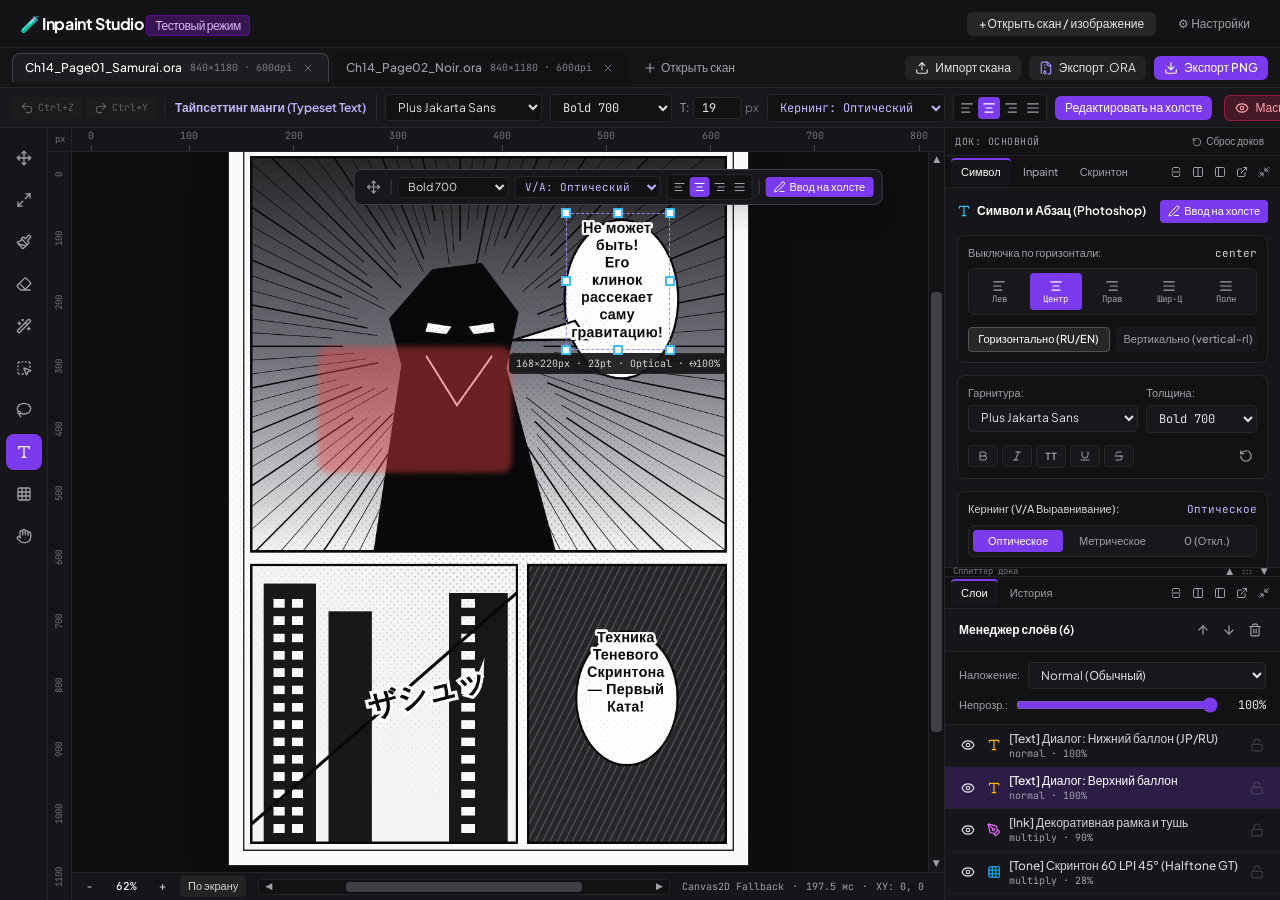
<file: frontend/studio/index.html>
<!doctype html>
<html lang="ru" class="dark">
  <head>
    <meta charset="UTF-8" />
    <meta name="viewport" content="width=device-width, initial-scale=1.0" />
    <title>LazySD Manga Studio & Chat Workbench</title>
    <meta name="description" content="Интерактивная рабочая среда для создания, чистки (Inpaint), скринтонирования (Halftone GT) и тайпсеттинга манги на базе архитектуры GenTonik и Lazy SD UI." />
    <meta property="og:title" content="LazySD Manga Studio & Chat Workbench" />
    <meta property="og:description" content="Интерактивная рабочая среда для создания, чистки (Inpaint), скринтонирования (Halftone GT) и тайпсеттинга манги на базе архитектуры GenTonik и Lazy SD UI." />
    <meta property="og:type" content="website" />
    <meta name="twitter:card" content="summary_large_image" />
    <link rel="preconnect" href="https://fonts.googleapis.com" />
    <link rel="preconnect" href="https://fonts.gstatic.com" crossorigin />
    <link href="https://fonts.googleapis.com/css2?family=Bricolage+Grotesque:opsz,wght@12..96,500;12..96,600;12..96,700&family=JetBrains+Mono:wght@400;500;600&family=Noto+Sans+JP:wght@500;700;900&family=Plus+Jakarta+Sans:wght@400;500;600;700&display=swap" rel="stylesheet" />
    <script type="module" crossorigin src="./assets/index-C9hqtxGP.js"></script>
    <link rel="stylesheet" crossorigin href="./assets/index-CldiIGnC.css">
  </head>
  <body class="bg-[#121214] text-[#f4f4f6] antialiased selection:bg-[#7c3aed]/30 selection:text-white overflow-hidden">
    <div id="root"></div>
  </body>
</html>
</file>
<file: frontend/studio/assets/index-CldiIGnC.css>
/*! tailwindcss v4.3.4 | MIT License | https://tailwindcss.com */
@layer properties{@supports (((-webkit-hyphens:none)) and (not (margin-trim:block))) or ((-moz-orient:inline) and (not (color:rgb(from red r g b)))){*,:before,:after,::backdrop{--tw-translate-x:0;--tw-translate-y:0;--tw-translate-z:0;--tw-rotate-x:initial;--tw-rotate-y:initial;--tw-rotate-z:initial;--tw-skew-x:initial;--tw-skew-y:initial;--tw-space-y-reverse:0;--tw-divide-y-reverse:0;--tw-border-style:solid;--tw-leading:initial;--tw-font-weight:initial;--tw-tracking:initial;--tw-shadow:0 0 #0000;--tw-shadow-color:initial;--tw-shadow-alpha:100%;--tw-inset-shadow:0 0 #0000;--tw-inset-shadow-color:initial;--tw-inset-shadow-alpha:100%;--tw-ring-color:initial;--tw-ring-shadow:0 0 #0000;--tw-inset-ring-color:initial;--tw-inset-ring-shadow:0 0 #0000;--tw-ring-inset:initial;--tw-ring-offset-width:0px;--tw-ring-offset-color:#fff;--tw-ring-offset-shadow:0 0 #0000;--tw-blur:initial;--tw-brightness:initial;--tw-contrast:initial;--tw-grayscale:initial;--tw-hue-rotate:initial;--tw-invert:initial;--tw-opacity:initial;--tw-saturate:initial;--tw-sepia:initial;--tw-drop-shadow:initial;--tw-drop-shadow-color:initial;--tw-drop-shadow-alpha:100%;--tw-drop-shadow-size:initial;--tw-duration:initial}}}@layer theme{:root,:host{--font-sans:-apple-system, BlinkMacSystemFont, "Segoe UI", Roboto, "Helvetica Neue", "Noto Sans", Arial, sans-serif, "Apple Color Emoji", "Segoe UI Emoji", "Segoe UI Symbol", "Noto Color Emoji";--font-mono:ui-monospace, SFMono-Regular, Menlo, Monaco, Consolas, "Liberation Mono", "Courier New", monospace;--color-amber-400:oklch(82.8% .189 84.429);--color-emerald-400:oklch(76.5% .177 163.223);--color-emerald-500:oklch(69.6% .17 162.48);--color-emerald-600:oklch(59.6% .145 163.225);--color-sky-400:oklch(74.6% .16 232.661);--color-purple-300:oklch(82.7% .119 306.383);--color-purple-700:oklch(49.6% .265 301.924);--color-purple-900:oklch(38.1% .176 304.987);--color-fuchsia-400:oklch(74% .238 322.16);--color-rose-200:oklch(89.2% .058 10.001);--color-rose-300:oklch(81% .117 11.638);--color-rose-400:oklch(71.2% .194 13.428);--color-rose-500:oklch(64.5% .246 16.439);--color-zinc-100:oklch(96.7% .001 286.375);--color-zinc-200:oklch(92% .004 286.32);--color-zinc-300:oklch(87.1% .006 286.286);--color-zinc-400:oklch(70.5% .015 286.067);--color-zinc-500:oklch(55.2% .016 285.938);--color-zinc-600:oklch(44.2% .017 285.786);--color-zinc-700:oklch(37% .013 285.805);--color-zinc-800:oklch(27.4% .006 286.033);--color-zinc-900:oklch(21% .006 285.885);--color-zinc-950:oklch(14.1% .005 285.823);--color-black:#000;--color-white:#fff;--spacing:.25rem;--container-xl:36rem;--container-2xl:42rem;--container-5xl:64rem;--text-xs:.75rem;--text-xs--line-height:calc(1 / .75);--text-sm:.875rem;--text-sm--line-height:calc(1.25 / .875);--text-base:1rem;--text-base--line-height:calc(1.5 / 1);--font-weight-normal:400;--font-weight-medium:500;--font-weight-semibold:600;--font-weight-bold:700;--tracking-tight:-.025em;--tracking-wider:.05em;--leading-relaxed:1.625;--radius-sm:.25rem;--radius-md:.375rem;--radius-lg:.5rem;--radius-xl:.75rem;--default-transition-duration:.15s;--default-transition-timing-function:cubic-bezier(.4, 0, .2, 1);--default-font-family:var(--font-sans);--default-mono-font-family:var(--font-mono)}}@layer base{*,:after,:before,::backdrop{box-sizing:border-box;border:0 solid;margin:0;padding:0}::file-selector-button{box-sizing:border-box;border:0 solid;margin:0;padding:0}html,:host{-webkit-text-size-adjust:100%;tab-size:4;line-height:1.5;font-family:var(--default-font-family,-apple-system, BlinkMacSystemFont, "Segoe UI", Roboto, "Helvetica Neue", "Noto Sans", Arial, sans-serif, "Apple Color Emoji", "Segoe UI Emoji", "Segoe UI Symbol", "Noto Color Emoji");font-feature-settings:var(--default-font-feature-settings,normal);font-variation-settings:var(--default-font-variation-settings,normal);-webkit-tap-highlight-color:transparent}hr{height:0;color:inherit;border-top-width:1px}abbr:where([title]){-webkit-text-decoration:underline dotted;text-decoration:underline dotted}h1,h2,h3,h4,h5,h6{font-size:inherit;font-weight:inherit}a{color:inherit;-webkit-text-decoration:inherit;-webkit-text-decoration:inherit;-webkit-text-decoration:inherit;-webkit-text-decoration:inherit;text-decoration:inherit}b,strong{font-weight:bolder}code,kbd,samp,pre{font-family:var(--default-mono-font-family,ui-monospace, SFMono-Regular, Menlo, Monaco, Consolas, "Liberation Mono", "Courier New", monospace);font-feature-settings:var(--default-mono-font-feature-settings,normal);font-variation-settings:var(--default-mono-font-variation-settings,normal);font-size:1em}small{font-size:80%}sub,sup{vertical-align:baseline;font-size:75%;line-height:0;position:relative}sub{bottom:-.25em}sup{top:-.5em}table{text-indent:0;border-color:inherit;border-collapse:collapse}:-moz-focusring:where(:not(iframe)){outline:auto}progress{vertical-align:baseline}summary{display:list-item}ol,ul,menu{list-style:none}img,svg,video,canvas,audio,iframe,embed,object{vertical-align:middle;display:block}img,video{max-width:100%;height:auto}button,input,select,optgroup,textarea{font:inherit;font-feature-settings:inherit;font-variation-settings:inherit;letter-spacing:inherit;color:inherit;opacity:1;background-color:#0000;border-radius:0}::file-selector-button{font:inherit;font-feature-settings:inherit;font-variation-settings:inherit;letter-spacing:inherit;color:inherit;opacity:1;background-color:#0000;border-radius:0}:where(select:is([multiple],[size])) optgroup{font-weight:bolder}:where(select:is([multiple],[size])) optgroup option{padding-inline-start:20px}::file-selector-button{margin-inline-end:4px}::placeholder{opacity:1}@supports (not ((-webkit-appearance:-apple-pay-button))) or (contain-intrinsic-size:1px){::placeholder{color:currentColor}@supports (color:color-mix(in lab, red, red)){::placeholder{color:color-mix(in oklab, currentcolor 50%, transparent)}}}textarea{resize:vertical}::-webkit-search-decoration{-webkit-appearance:none}::-webkit-date-and-time-value{min-height:1lh;text-align:inherit}::-webkit-datetime-edit{display:inline-flex}::-webkit-datetime-edit-fields-wrapper{padding:0}::-webkit-datetime-edit{padding-block:0}::-webkit-datetime-edit-year-field{padding-block:0}::-webkit-datetime-edit-month-field{padding-block:0}::-webkit-datetime-edit-day-field{padding-block:0}::-webkit-datetime-edit-hour-field{padding-block:0}::-webkit-datetime-edit-minute-field{padding-block:0}::-webkit-datetime-edit-second-field{padding-block:0}::-webkit-datetime-edit-millisecond-field{padding-block:0}::-webkit-datetime-edit-meridiem-field{padding-block:0}::-webkit-calendar-picker-indicator{line-height:1}:-moz-ui-invalid{box-shadow:none}button,input:where([type=button],[type=reset],[type=submit]){appearance:button}::file-selector-button{appearance:button}::-webkit-inner-spin-button{height:auto}::-webkit-outer-spin-button{height:auto}[hidden]:where(:not([hidden=until-found])){display:none!important}:root{--font-display:"Bricolage Grotesque", "Plus Jakarta Sans", sans-serif;--font-sans:"Plus Jakarta Sans", -apple-system, BlinkMacSystemFont, sans-serif;--font-mono:"JetBrains Mono", monospace;--font-manga:"Noto Sans JP", "Plus Jakarta Sans", sans-serif}body{font-family:var(--font-sans);color:#f4f4f6;background-color:#121214}}@layer components;@layer utilities{.pointer-events-auto{pointer-events:auto}.pointer-events-none{pointer-events:none}.visible{visibility:visible}.sr-only{clip-path:inset(50%);white-space:nowrap;border-width:0;width:1px;height:1px;margin:-1px;padding:0;position:absolute;overflow:hidden}.absolute{position:absolute}.fixed{position:fixed}.relative{position:relative}.inset-0{inset:0}.-top-1\.5{top:calc(var(--spacing) * -1.5)}.-top-11{top:calc(var(--spacing) * -11)}.top-0{top:0}.top-0\.5{top:calc(var(--spacing) * .5)}.top-1\/2{top:50%}.top-2\.5{top:calc(var(--spacing) * 2.5)}.top-6{top:calc(var(--spacing) * 6)}.-right-1\.5{right:calc(var(--spacing) * -1.5)}.right-0{right:0}.right-0\.5{right:calc(var(--spacing) * .5)}.right-2\.5{right:calc(var(--spacing) * 2.5)}.-bottom-1\.5{bottom:calc(var(--spacing) * -1.5)}.-bottom-6{bottom:calc(var(--spacing) * -6)}.bottom-0{bottom:0}.bottom-0\.5{bottom:calc(var(--spacing) * .5)}.bottom-7{bottom:calc(var(--spacing) * 7)}.-left-1\.5{left:calc(var(--spacing) * -1.5)}.left-0{left:0}.left-0\.5{left:calc(var(--spacing) * .5)}.left-1\/2{left:50%}.left-3{left:calc(var(--spacing) * 3)}.left-6{left:calc(var(--spacing) * 6)}.z-10{z-index:10}.z-20{z-index:20}.z-30{z-index:30}.z-40{z-index:40}.z-50{z-index:50}.col-span-2{grid-column:span 2/span 2}.col-span-3{grid-column:span 3/span 3}.mx-auto{margin-inline:auto}.mt-0\.5{margin-top:calc(var(--spacing) * .5)}.mt-1{margin-top:var(--spacing)}.mt-2{margin-top:calc(var(--spacing) * 2)}.mt-4{margin-top:calc(var(--spacing) * 4)}.mb-0\.5{margin-bottom:calc(var(--spacing) * .5)}.mb-1{margin-bottom:var(--spacing)}.mb-1\.5{margin-bottom:calc(var(--spacing) * 1.5)}.mb-2{margin-bottom:calc(var(--spacing) * 2)}.mb-3{margin-bottom:calc(var(--spacing) * 3)}.ml-1{margin-left:var(--spacing)}.ml-auto{margin-left:auto}.block{display:block}.flex{display:flex}.grid{display:grid}.hidden{display:none}.inline-block{display:inline-block}.table{display:table}.aspect-\[840\/1180\]{aspect-ratio:840/1180}.h-1\.5{height:calc(var(--spacing) * 1.5)}.h-2\.5{height:calc(var(--spacing) * 2.5)}.h-3{height:calc(var(--spacing) * 3)}.h-3\.5{height:calc(var(--spacing) * 3.5)}.h-4{height:calc(var(--spacing) * 4)}.h-6{height:calc(var(--spacing) * 6)}.h-7{height:calc(var(--spacing) * 7)}.h-8{height:calc(var(--spacing) * 8)}.h-9{height:calc(var(--spacing) * 9)}.h-10{height:calc(var(--spacing) * 10)}.h-12{height:calc(var(--spacing) * 12)}.h-full{height:100%}.h-screen{height:100vh}.max-h-44{max-height:calc(var(--spacing) * 44)}.min-h-0{min-height:0}.w-2\.5{width:calc(var(--spacing) * 2.5)}.w-3{width:calc(var(--spacing) * 3)}.w-3\.5{width:calc(var(--spacing) * 3.5)}.w-4{width:calc(var(--spacing) * 4)}.w-5{width:calc(var(--spacing) * 5)}.w-6{width:calc(var(--spacing) * 6)}.w-9{width:calc(var(--spacing) * 9)}.w-10{width:calc(var(--spacing) * 10)}.w-12{width:calc(var(--spacing) * 12)}.w-24{width:calc(var(--spacing) * 24)}.w-56{width:calc(var(--spacing) * 56)}.w-full{width:100%}.w-px{width:1px}.w-screen{width:100vw}.max-w-2xl{max-width:var(--container-2xl)}.max-w-5xl{max-width:var(--container-5xl)}.max-w-\[160px\]{max-width:160px}.max-w-\[180px\]{max-width:180px}.max-w-xl{max-width:var(--container-xl)}.min-w-0{min-width:0}.min-w-\[46px\]{min-width:46px}.flex-1{flex:1}.shrink-0{flex-shrink:0}.-translate-x-1\/2{--tw-translate-x:calc(calc(1 / 2 * 100%) * -1);translate:var(--tw-translate-x) var(--tw-translate-y)}.-translate-y-1\/2{--tw-translate-y:calc(calc(1 / 2 * 100%) * -1);translate:var(--tw-translate-x) var(--tw-translate-y)}.-rotate-90{rotate:-90deg}.transform{transform:var(--tw-rotate-x, ) var(--tw-rotate-y, ) var(--tw-rotate-z, ) var(--tw-skew-x, ) var(--tw-skew-y, )}.cursor-crosshair{cursor:crosshair}.cursor-grab{cursor:grab}.cursor-move{cursor:move}.cursor-pointer{cursor:pointer}.cursor-text{cursor:text}.resize-none{resize:none}.grid-cols-1{grid-template-columns:repeat(1,minmax(0,1fr))}.grid-cols-2{grid-template-columns:repeat(2,minmax(0,1fr))}.grid-cols-3{grid-template-columns:repeat(3,minmax(0,1fr))}.grid-cols-4{grid-template-columns:repeat(4,minmax(0,1fr))}.grid-cols-5{grid-template-columns:repeat(5,minmax(0,1fr))}.flex-col{flex-direction:column}.flex-wrap{flex-wrap:wrap}.items-center{align-items:center}.items-end{align-items:flex-end}.items-stretch{align-items:stretch}.justify-between{justify-content:space-between}.justify-center{justify-content:center}.justify-end{justify-content:flex-end}.gap-0\.5{gap:calc(var(--spacing) * .5)}.gap-1{gap:var(--spacing)}.gap-1\.5{gap:calc(var(--spacing) * 1.5)}.gap-2{gap:calc(var(--spacing) * 2)}.gap-2\.5{gap:calc(var(--spacing) * 2.5)}.gap-3{gap:calc(var(--spacing) * 3)}.gap-4{gap:calc(var(--spacing) * 4)}.gap-5{gap:calc(var(--spacing) * 5)}.gap-6{gap:calc(var(--spacing) * 6)}:where(.space-y-1>:not(:last-child)){--tw-space-y-reverse:0;margin-block-start:calc(var(--spacing) * var(--tw-space-y-reverse));margin-block-end:calc(var(--spacing) * calc(1 - var(--tw-space-y-reverse)))}:where(.space-y-1\.5>:not(:last-child)){--tw-space-y-reverse:0;margin-block-start:calc(calc(var(--spacing) * 1.5) * var(--tw-space-y-reverse));margin-block-end:calc(calc(var(--spacing) * 1.5) * calc(1 - var(--tw-space-y-reverse)))}:where(.space-y-2>:not(:last-child)){--tw-space-y-reverse:0;margin-block-start:calc(calc(var(--spacing) * 2) * var(--tw-space-y-reverse));margin-block-end:calc(calc(var(--spacing) * 2) * calc(1 - var(--tw-space-y-reverse)))}:where(.space-y-2\.5>:not(:last-child)){--tw-space-y-reverse:0;margin-block-start:calc(calc(var(--spacing) * 2.5) * var(--tw-space-y-reverse));margin-block-end:calc(calc(var(--spacing) * 2.5) * calc(1 - var(--tw-space-y-reverse)))}:where(.space-y-3>:not(:last-child)){--tw-space-y-reverse:0;margin-block-start:calc(calc(var(--spacing) * 3) * var(--tw-space-y-reverse));margin-block-end:calc(calc(var(--spacing) * 3) * calc(1 - var(--tw-space-y-reverse)))}:where(.space-y-3\.5>:not(:last-child)){--tw-space-y-reverse:0;margin-block-start:calc(calc(var(--spacing) * 3.5) * var(--tw-space-y-reverse));margin-block-end:calc(calc(var(--spacing) * 3.5) * calc(1 - var(--tw-space-y-reverse)))}:where(.space-y-4>:not(:last-child)){--tw-space-y-reverse:0;margin-block-start:calc(calc(var(--spacing) * 4) * var(--tw-space-y-reverse));margin-block-end:calc(calc(var(--spacing) * 4) * calc(1 - var(--tw-space-y-reverse)))}:where(.space-y-5>:not(:last-child)){--tw-space-y-reverse:0;margin-block-start:calc(calc(var(--spacing) * 5) * var(--tw-space-y-reverse));margin-block-end:calc(calc(var(--spacing) * 5) * calc(1 - var(--tw-space-y-reverse)))}.gap-x-2{column-gap:calc(var(--spacing) * 2)}.gap-y-1{row-gap:var(--spacing)}:where(.divide-y>:not(:last-child)){--tw-divide-y-reverse:0;border-bottom-style:var(--tw-border-style);border-top-style:var(--tw-border-style);border-top-width:calc(1px * var(--tw-divide-y-reverse));border-bottom-width:calc(1px * calc(1 - var(--tw-divide-y-reverse)))}:where(.divide-zinc-800\/50>:not(:last-child)){border-color:#27272a80}@supports (color:color-mix(in lab, red, red)){:where(.divide-zinc-800\/50>:not(:last-child)){border-color:color-mix(in oklab, var(--color-zinc-800) 50%, transparent)}}.truncate{text-overflow:ellipsis;white-space:nowrap;overflow:hidden}.overflow-hidden{overflow:hidden}.overflow-visible{overflow:visible}.overflow-x-auto{overflow-x:auto}.overflow-y-auto{overflow-y:auto}.rounded{border-radius:.25rem}.rounded-\[1px\]{border-radius:1px}.rounded-full{border-radius:2147483647px}.rounded-lg{border-radius:var(--radius-lg)}.rounded-md{border-radius:var(--radius-md)}.rounded-sm{border-radius:var(--radius-sm)}.rounded-xl{border-radius:var(--radius-xl)}.rounded-t{border-top-left-radius:.25rem;border-top-right-radius:.25rem}.rounded-t-lg{border-top-left-radius:var(--radius-lg);border-top-right-radius:var(--radius-lg)}.border{border-style:var(--tw-border-style);border-width:1px}.border-2{border-style:var(--tw-border-style);border-width:2px}.border-x{border-inline-style:var(--tw-border-style);border-inline-width:1px}.border-y{border-block-style:var(--tw-border-style);border-block-width:1px}.border-t{border-top-style:var(--tw-border-style);border-top-width:1px}.border-t-2{border-top-style:var(--tw-border-style);border-top-width:2px}.border-r{border-right-style:var(--tw-border-style);border-right-width:1px}.border-b{border-bottom-style:var(--tw-border-style);border-bottom-width:1px}.border-l{border-left-style:var(--tw-border-style);border-left-width:1px}.border-dashed{--tw-border-style:dashed;border-style:dashed}.border-\[\#7c3aed\]{border-color:#7c3aed}.border-\[\#38bdf8\]{border-color:#38bdf8}.border-\[\#a78bfa\]{border-color:#a78bfa}.border-purple-700\/50{border-color:#8200da80}@supports (color:color-mix(in lab, red, red)){.border-purple-700\/50{border-color:color-mix(in oklab, var(--color-purple-700) 50%, transparent)}}.border-rose-500{border-color:var(--color-rose-500)}.border-rose-500\/40{border-color:#ff235766}@supports (color:color-mix(in lab, red, red)){.border-rose-500\/40{border-color:color-mix(in oklab, var(--color-rose-500) 40%, transparent)}}.border-transparent{border-color:#0000}.border-zinc-600{border-color:var(--color-zinc-600)}.border-zinc-700{border-color:var(--color-zinc-700)}.border-zinc-800{border-color:var(--color-zinc-800)}.border-zinc-800\/70{border-color:#27272ab3}@supports (color:color-mix(in lab, red, red)){.border-zinc-800\/70{border-color:color-mix(in oklab, var(--color-zinc-800) 70%, transparent)}}.border-zinc-800\/80{border-color:#27272acc}@supports (color:color-mix(in lab, red, red)){.border-zinc-800\/80{border-color:color-mix(in oklab, var(--color-zinc-800) 80%, transparent)}}.border-zinc-800\/90{border-color:#27272ae6}@supports (color:color-mix(in lab, red, red)){.border-zinc-800\/90{border-color:color-mix(in oklab, var(--color-zinc-800) 90%, transparent)}}.bg-\[\#0e0e11\]{background-color:#0e0e11}.bg-\[\#1c1c21\]{background-color:#1c1c21}.bg-\[\#1f1f26\]{background-color:#1f1f26}.bg-\[\#7c3aed\]{background-color:#7c3aed}.bg-\[\#7c3aed\]\/20{background-color:oklab(54.1337% .0963843 -.226969/.2)}.bg-\[\#7c3aed\]\/25{background-color:oklab(54.1337% .0963843 -.226969/.25)}.bg-\[\#38bdf8\]{background-color:#38bdf8}.bg-\[\#16161a\]{background-color:#16161a}.bg-\[\#18181c\]{background-color:#18181c}.bg-\[\#111114\]{background-color:#111114}.bg-\[\#121214\]{background-color:#121214}.bg-\[\#121214\]\/90{background-color:oklab(18.3088% .00111321 -.00388381/.9)}.bg-\[\#141417\]{background-color:#141417}.bg-\[\#151518\]{background-color:#151518}.bg-black\/55{background-color:#0000008c}@supports (color:color-mix(in lab, red, red)){.bg-black\/55{background-color:color-mix(in oklab, var(--color-black) 55%, transparent)}}.bg-black\/70{background-color:#000000b3}@supports (color:color-mix(in lab, red, red)){.bg-black\/70{background-color:color-mix(in oklab, var(--color-black) 70%, transparent)}}.bg-black\/75{background-color:#000000bf}@supports (color:color-mix(in lab, red, red)){.bg-black\/75{background-color:color-mix(in oklab, var(--color-black) 75%, transparent)}}.bg-emerald-600{background-color:var(--color-emerald-600)}.bg-purple-900\/50{background-color:#59168b80}@supports (color:color-mix(in lab, red, red)){.bg-purple-900\/50{background-color:color-mix(in oklab, var(--color-purple-900) 50%, transparent)}}.bg-rose-500\/20{background-color:#ff235733}@supports (color:color-mix(in lab, red, red)){.bg-rose-500\/20{background-color:color-mix(in oklab, var(--color-rose-500) 20%, transparent)}}.bg-rose-500\/30{background-color:#ff23574d}@supports (color:color-mix(in lab, red, red)){.bg-rose-500\/30{background-color:color-mix(in oklab, var(--color-rose-500) 30%, transparent)}}.bg-transparent{background-color:#0000}.bg-white{background-color:var(--color-white)}.bg-white\/85{background-color:#ffffffd9}@supports (color:color-mix(in lab, red, red)){.bg-white\/85{background-color:color-mix(in oklab, var(--color-white) 85%, transparent)}}.bg-zinc-700{background-color:var(--color-zinc-700)}.bg-zinc-800{background-color:var(--color-zinc-800)}.bg-zinc-800\/70{background-color:#27272ab3}@supports (color:color-mix(in lab, red, red)){.bg-zinc-800\/70{background-color:color-mix(in oklab, var(--color-zinc-800) 70%, transparent)}}.bg-zinc-800\/80{background-color:#27272acc}@supports (color:color-mix(in lab, red, red)){.bg-zinc-800\/80{background-color:color-mix(in oklab, var(--color-zinc-800) 80%, transparent)}}.object-contain{object-fit:contain}.p-0\.5{padding:calc(var(--spacing) * .5)}.p-1{padding:var(--spacing)}.p-1\.5{padding:calc(var(--spacing) * 1.5)}.p-2{padding:calc(var(--spacing) * 2)}.p-2\.5{padding:calc(var(--spacing) * 2.5)}.p-3{padding:calc(var(--spacing) * 3)}.p-3\.5{padding:calc(var(--spacing) * 3.5)}.p-4{padding:calc(var(--spacing) * 4)}.p-6{padding:calc(var(--spacing) * 6)}.p-10{padding:calc(var(--spacing) * 10)}.px-1{padding-inline:var(--spacing)}.px-1\.5{padding-inline:calc(var(--spacing) * 1.5)}.px-2{padding-inline:calc(var(--spacing) * 2)}.px-2\.5{padding-inline:calc(var(--spacing) * 2.5)}.px-3{padding-inline:calc(var(--spacing) * 3)}.px-3\.5{padding-inline:calc(var(--spacing) * 3.5)}.px-4{padding-inline:calc(var(--spacing) * 4)}.px-5{padding-inline:calc(var(--spacing) * 5)}.px-6{padding-inline:calc(var(--spacing) * 6)}.py-0\.5{padding-block:calc(var(--spacing) * .5)}.py-1{padding-block:var(--spacing)}.py-1\.5{padding-block:calc(var(--spacing) * 1.5)}.py-2{padding-block:calc(var(--spacing) * 2)}.py-2\.5{padding-block:calc(var(--spacing) * 2.5)}.py-3{padding-block:calc(var(--spacing) * 3)}.py-3\.5{padding-block:calc(var(--spacing) * 3.5)}.py-4{padding-block:calc(var(--spacing) * 4)}.py-5{padding-block:calc(var(--spacing) * 5)}.pt-1{padding-top:var(--spacing)}.pt-2{padding-top:calc(var(--spacing) * 2)}.pt-3{padding-top:calc(var(--spacing) * 3)}.pt-4{padding-top:calc(var(--spacing) * 4)}.pr-2{padding-right:calc(var(--spacing) * 2)}.pr-3{padding-right:calc(var(--spacing) * 3)}.pr-4{padding-right:calc(var(--spacing) * 4)}.pb-3{padding-bottom:calc(var(--spacing) * 3)}.pb-7{padding-bottom:calc(var(--spacing) * 7)}.pl-2{padding-left:calc(var(--spacing) * 2)}.pl-8{padding-left:calc(var(--spacing) * 8)}.text-center{text-align:center}.text-left{text-align:left}.text-right{text-align:right}.text-base{font-size:var(--text-base);line-height:var(--tw-leading,var(--text-base--line-height))}.text-sm{font-size:var(--text-sm);line-height:var(--tw-leading,var(--text-sm--line-height))}.text-xs{font-size:var(--text-xs);line-height:var(--tw-leading,var(--text-xs--line-height))}.text-\[9px\]{font-size:9px}.text-\[10px\]{font-size:10px}.text-\[11px\]{font-size:11px}.leading-none{--tw-leading:1;line-height:1}.leading-relaxed{--tw-leading:var(--leading-relaxed);line-height:var(--leading-relaxed)}.font-bold{--tw-font-weight:var(--font-weight-bold);font-weight:var(--font-weight-bold)}.font-medium{--tw-font-weight:var(--font-weight-medium);font-weight:var(--font-weight-medium)}.font-normal{--tw-font-weight:var(--font-weight-normal);font-weight:var(--font-weight-normal)}.font-semibold{--tw-font-weight:var(--font-weight-semibold);font-weight:var(--font-weight-semibold)}.tracking-tight{--tw-tracking:var(--tracking-tight);letter-spacing:var(--tracking-tight)}.tracking-wider{--tw-tracking:var(--tracking-wider);letter-spacing:var(--tracking-wider)}.break-words{overflow-wrap:break-word}.whitespace-nowrap{white-space:nowrap}.text-\[\#38bdf8\]{color:#38bdf8}.text-\[\#a78bfa\]{color:#a78bfa}.text-\[\#c4b5fd\]{color:#c4b5fd}.text-\[\#f4f4f6\]{color:#f4f4f6}.text-amber-400{color:var(--color-amber-400)}.text-emerald-400{color:var(--color-emerald-400)}.text-fuchsia-400{color:var(--color-fuchsia-400)}.text-purple-300{color:var(--color-purple-300)}.text-rose-300{color:var(--color-rose-300)}.text-rose-400{color:var(--color-rose-400)}.text-sky-400{color:var(--color-sky-400)}.text-white{color:var(--color-white)}.text-zinc-100{color:var(--color-zinc-100)}.text-zinc-200{color:var(--color-zinc-200)}.text-zinc-300{color:var(--color-zinc-300)}.text-zinc-400{color:var(--color-zinc-400)}.text-zinc-500{color:var(--color-zinc-500)}.text-zinc-600{color:var(--color-zinc-600)}.text-zinc-700{color:var(--color-zinc-700)}.text-zinc-950{color:var(--color-zinc-950)}.uppercase{text-transform:uppercase}.italic{font-style:italic}.underline{text-decoration-line:underline}.antialiased{-webkit-font-smoothing:antialiased;-moz-osx-font-smoothing:grayscale}.accent-\[\#7c3aed\]{accent-color:#7c3aed}.opacity-0{opacity:0}.opacity-40{opacity:.4}.opacity-45{opacity:.45}.opacity-100{opacity:1}.shadow-2xl{--tw-shadow:0 25px 50px -12px var(--tw-shadow-color,#00000040);box-shadow:var(--tw-inset-shadow), var(--tw-inset-ring-shadow), var(--tw-ring-offset-shadow), var(--tw-ring-shadow), var(--tw-shadow)}.shadow-\[0_0_0_1px_rgba\(56\,189\,248\,0\.3\)\]{--tw-shadow:0 0 0 1px var(--tw-shadow-color,#38bdf84d);box-shadow:var(--tw-inset-shadow), var(--tw-inset-ring-shadow), var(--tw-ring-offset-shadow), var(--tw-ring-shadow), var(--tw-shadow)}.shadow-md{--tw-shadow:0 4px 6px -1px var(--tw-shadow-color,#0000001a), 0 2px 4px -2px var(--tw-shadow-color,#0000001a);box-shadow:var(--tw-inset-shadow), var(--tw-inset-ring-shadow), var(--tw-ring-offset-shadow), var(--tw-ring-shadow), var(--tw-shadow)}.shadow-sm{--tw-shadow:0 1px 3px 0 var(--tw-shadow-color,#0000001a), 0 1px 2px -1px var(--tw-shadow-color,#0000001a);box-shadow:var(--tw-inset-shadow), var(--tw-inset-ring-shadow), var(--tw-ring-offset-shadow), var(--tw-ring-shadow), var(--tw-shadow)}.shadow-xl{--tw-shadow:0 20px 25px -5px var(--tw-shadow-color,#0000001a), 0 8px 10px -6px var(--tw-shadow-color,#0000001a);box-shadow:var(--tw-inset-shadow), var(--tw-inset-ring-shadow), var(--tw-ring-offset-shadow), var(--tw-ring-shadow), var(--tw-shadow)}.ring-2{--tw-ring-shadow:var(--tw-ring-inset, ) 0 0 0 calc(2px + var(--tw-ring-offset-width)) var(--tw-ring-color,currentcolor);box-shadow:var(--tw-inset-shadow), var(--tw-inset-ring-shadow), var(--tw-ring-offset-shadow), var(--tw-ring-shadow), var(--tw-shadow)}.ring-\[\#38bdf8\]{--tw-ring-color:#38bdf8}.blur-\[1px\]{--tw-blur:blur(1px);filter:var(--tw-blur, ) var(--tw-brightness, ) var(--tw-contrast, ) var(--tw-grayscale, ) var(--tw-hue-rotate, ) var(--tw-invert, ) var(--tw-saturate, ) var(--tw-sepia, ) var(--tw-drop-shadow, )}.filter{filter:var(--tw-blur, ) var(--tw-brightness, ) var(--tw-contrast, ) var(--tw-grayscale, ) var(--tw-hue-rotate, ) var(--tw-invert, ) var(--tw-saturate, ) var(--tw-sepia, ) var(--tw-drop-shadow, )}.transition-all{transition-property:all;transition-timing-function:var(--tw-ease,var(--default-transition-timing-function));transition-duration:var(--tw-duration,var(--default-transition-duration))}.transition-colors{transition-property:color,background-color,border-color,outline-color,text-decoration-color,fill,stroke,--tw-gradient-from,--tw-gradient-via,--tw-gradient-to;transition-timing-function:var(--tw-ease,var(--default-transition-timing-function));transition-duration:var(--tw-duration,var(--default-transition-duration))}.transition-opacity{transition-property:opacity;transition-timing-function:var(--tw-ease,var(--default-transition-timing-function));transition-duration:var(--tw-duration,var(--default-transition-duration))}.duration-150{--tw-duration:.15s;transition-duration:.15s}.duration-200{--tw-duration:.2s;transition-duration:.2s}.select-none{-webkit-user-select:none;user-select:none}.ring-inset{--tw-ring-inset:inset}@media (hover:hover){:is(:where(.group):hover .group-hover\:opacity-100){opacity:1}}.selection\:bg-\[\#7c3aed\]\/30 ::selection{background-color:oklab(54.1337% .0963843 -.226969/.3)}.selection\:bg-\[\#7c3aed\]\/30::selection{background-color:oklab(54.1337% .0963843 -.226969/.3)}.selection\:bg-\[\#38bdf8\]\/40 ::selection{background-color:oklab(75.3513% -.0842999 -.110505/.4)}.selection\:bg-\[\#38bdf8\]\/40::selection{background-color:oklab(75.3513% -.0842999 -.110505/.4)}.selection\:text-white ::selection{color:var(--color-white)}.selection\:text-white::selection{color:var(--color-white)}.placeholder\:text-zinc-500::placeholder{color:var(--color-zinc-500)}@media (hover:hover){.hover\:border-\[\#38bdf8\]:hover{border-color:#38bdf8}.hover\:border-\[\#38bdf8\]\/70:hover{border-color:oklab(75.3513% -.0842999 -.110505/.7)}.hover\:border-zinc-700:hover{border-color:var(--color-zinc-700)}.hover\:border-zinc-700\/90:hover{border-color:#3f3f46e6}@supports (color:color-mix(in lab, red, red)){.hover\:border-zinc-700\/90:hover{border-color:color-mix(in oklab, var(--color-zinc-700) 90%, transparent)}}.hover\:bg-\[\#6d28d9\]:hover{background-color:#6d28d9}.hover\:bg-\[\#7c3aed\]:hover{background-color:#7c3aed}.hover\:bg-\[\#7c3aed\]\/40:hover{background-color:oklab(54.1337% .0963843 -.226969/.4)}.hover\:bg-black\/90:hover{background-color:#000000e6}@supports (color:color-mix(in lab, red, red)){.hover\:bg-black\/90:hover{background-color:color-mix(in oklab, var(--color-black) 90%, transparent)}}.hover\:bg-emerald-500:hover{background-color:var(--color-emerald-500)}.hover\:bg-rose-500\/30:hover{background-color:#ff23574d}@supports (color:color-mix(in lab, red, red)){.hover\:bg-rose-500\/30:hover{background-color:color-mix(in oklab, var(--color-rose-500) 30%, transparent)}}.hover\:bg-zinc-700:hover{background-color:var(--color-zinc-700)}.hover\:bg-zinc-800:hover{background-color:var(--color-zinc-800)}.hover\:bg-zinc-800\/40:hover{background-color:#27272a66}@supports (color:color-mix(in lab, red, red)){.hover\:bg-zinc-800\/40:hover{background-color:color-mix(in oklab, var(--color-zinc-800) 40%, transparent)}}.hover\:bg-zinc-800\/50:hover{background-color:#27272a80}@supports (color:color-mix(in lab, red, red)){.hover\:bg-zinc-800\/50:hover{background-color:color-mix(in oklab, var(--color-zinc-800) 50%, transparent)}}.hover\:bg-zinc-800\/60:hover{background-color:#27272a99}@supports (color:color-mix(in lab, red, red)){.hover\:bg-zinc-800\/60:hover{background-color:color-mix(in oklab, var(--color-zinc-800) 60%, transparent)}}.hover\:bg-zinc-800\/80:hover{background-color:#27272acc}@supports (color:color-mix(in lab, red, red)){.hover\:bg-zinc-800\/80:hover{background-color:color-mix(in oklab, var(--color-zinc-800) 80%, transparent)}}.hover\:bg-zinc-900:hover{background-color:var(--color-zinc-900)}.hover\:text-\[\#38bdf8\]:hover{color:#38bdf8}.hover\:text-rose-200:hover{color:var(--color-rose-200)}.hover\:text-rose-400:hover{color:var(--color-rose-400)}.hover\:text-white:hover{color:var(--color-white)}.hover\:text-zinc-100:hover{color:var(--color-zinc-100)}.hover\:text-zinc-200:hover{color:var(--color-zinc-200)}.hover\:opacity-100:hover{opacity:1}}.focus\:border-\[\#7c3aed\]:focus{border-color:#7c3aed}.focus\:outline-none:focus{--tw-outline-style:none;outline-style:none}.active\:cursor-grabbing:active{cursor:grabbing}.disabled\:opacity-30:disabled{opacity:.3}.disabled\:opacity-35:disabled{opacity:.35}@media (width>=40rem){.sm\:flex{display:flex}.sm\:grid-cols-2{grid-template-columns:repeat(2,minmax(0,1fr))}}@media (width>=48rem){.md\:col-span-2{grid-column:span 2/span 2}.md\:grid-cols-3{grid-template-columns:repeat(3,minmax(0,1fr))}}@media (width>=64rem){.lg\:w-44{width:calc(var(--spacing) * 44)}.lg\:flex-row{flex-direction:row}}}.font-display{font-family:var(--font-display)}.font-mono-tabular{font-family:var(--font-mono);font-variant-numeric:tabular-nums}.font-manga{font-family:var(--font-manga)}::-webkit-scrollbar{width:6px;height:6px}::-webkit-scrollbar-track{background:#121214}::-webkit-scrollbar-thumb{background:#27272a;border-radius:3px}::-webkit-scrollbar-thumb:hover{background:#3f3f46}@property --tw-translate-x{syntax:"*";inherits:false;initial-value:0}@property --tw-translate-y{syntax:"*";inherits:false;initial-value:0}@property --tw-translate-z{syntax:"*";inherits:false;initial-value:0}@property --tw-rotate-x{syntax:"*";inherits:false}@property --tw-rotate-y{syntax:"*";inherits:false}@property --tw-rotate-z{syntax:"*";inherits:false}@property --tw-skew-x{syntax:"*";inherits:false}@property --tw-skew-y{syntax:"*";inherits:false}@property --tw-space-y-reverse{syntax:"*";inherits:false;initial-value:0}@property --tw-divide-y-reverse{syntax:"*";inherits:false;initial-value:0}@property --tw-border-style{syntax:"*";inherits:false;initial-value:solid}@property --tw-leading{syntax:"*";inherits:false}@property --tw-font-weight{syntax:"*";inherits:false}@property --tw-tracking{syntax:"*";inherits:false}@property --tw-shadow{syntax:"*";inherits:false;initial-value:0 0 #0000}@property --tw-shadow-color{syntax:"*";inherits:false}@property --tw-shadow-alpha{syntax:"<percentage>";inherits:false;initial-value:100%}@property --tw-inset-shadow{syntax:"*";inherits:false;initial-value:0 0 #0000}@property --tw-inset-shadow-color{syntax:"*";inherits:false}@property --tw-inset-shadow-alpha{syntax:"<percentage>";inherits:false;initial-value:100%}@property --tw-ring-color{syntax:"*";inherits:false}@property --tw-ring-shadow{syntax:"*";inherits:false;initial-value:0 0 #0000}@property --tw-inset-ring-color{syntax:"*";inherits:false}@property --tw-inset-ring-shadow{syntax:"*";inherits:false;initial-value:0 0 #0000}@property --tw-ring-inset{syntax:"*";inherits:false}@property --tw-ring-offset-width{syntax:"<length>";inherits:false;initial-value:0}@property --tw-ring-offset-color{syntax:"*";inherits:false;initial-value:#fff}@property --tw-ring-offset-shadow{syntax:"*";inherits:false;initial-value:0 0 #0000}@property --tw-blur{syntax:"*";inherits:false}@property --tw-brightness{syntax:"*";inherits:false}@property --tw-contrast{syntax:"*";inherits:false}@property --tw-grayscale{syntax:"*";inherits:false}@property --tw-hue-rotate{syntax:"*";inherits:false}@property --tw-invert{syntax:"*";inherits:false}@property --tw-opacity{syntax:"*";inherits:false}@property --tw-saturate{syntax:"*";inherits:false}@property --tw-sepia{syntax:"*";inherits:false}@property --tw-drop-shadow{syntax:"*";inherits:false}@property --tw-drop-shadow-color{syntax:"*";inherits:false}@property --tw-drop-shadow-alpha{syntax:"<percentage>";inherits:false;initial-value:100%}@property --tw-drop-shadow-size{syntax:"*";inherits:false}@property --tw-duration{syntax:"*";inherits:false}
</file>
